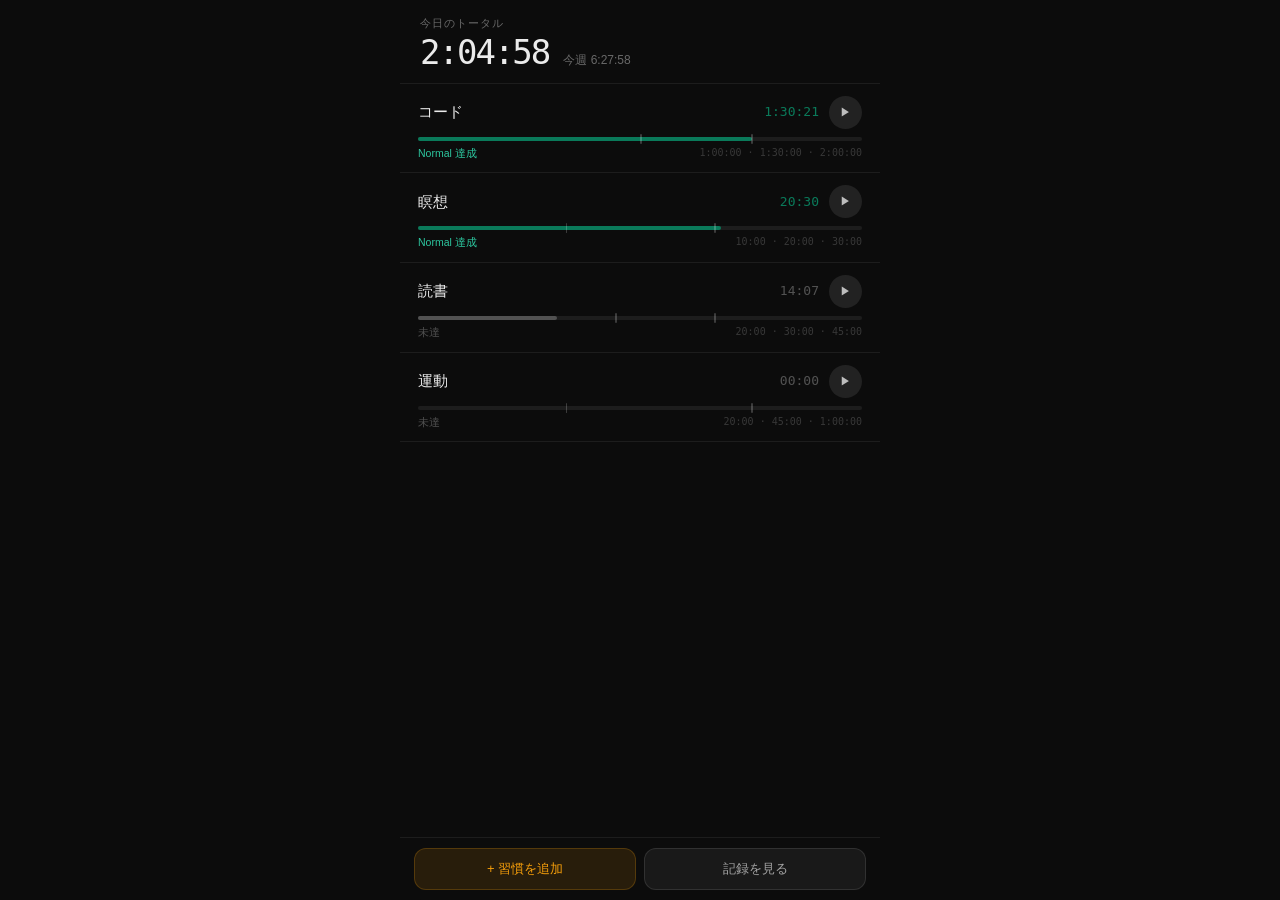
<file: public/demos/habits/index.html>
<!DOCTYPE html>
<html lang="ja">
<head>
<meta charset="UTF-8">
<meta name="viewport" content="width=device-width,initial-scale=1,viewport-fit=cover">
<meta name="theme-color" content="#0C0C0C">
<meta name="apple-mobile-web-app-capable" content="yes">
<meta name="apple-mobile-web-app-status-bar-style" content="black-translucent">
<meta name="apple-mobile-web-app-title" content="Habits">
<link rel="manifest" href="manifest.json">
<link rel="apple-touch-icon" href="icon-192.png">
<title>Habits</title>
<style>
*,*::before,*::after{box-sizing:border-box;margin:0;padding:0;-webkit-tap-highlight-color:transparent}

:root{
  --bg:#0C0C0C;
  --surface:#161616;
  --surface2:#1e1e1e;
  --border:rgba(255,255,255,0.07);
  --border2:rgba(255,255,255,0.12);
  --text:rgba(255,255,255,0.92);
  --muted:rgba(255,255,255,0.38);
  --dim:rgba(255,255,255,0.18);

  --c-gray:#525252;
  --c-min:#2573C8;
  --c-normal:#0A7A5A;
  --c-stretch:#d8d8d8;
  --c-active:#F59E0B;
  --c-active-text:#F5D190;
  --c-active-bg:rgba(245,158,11,0.07);

  --safe-t:env(safe-area-inset-top,0px);
  --safe-b:env(safe-area-inset-bottom,0px);
  --mono:ui-monospace,SFMono-Regular,Menlo,Consolas,monospace;
  --sans:-apple-system,'Helvetica Neue',sans-serif;
}

html,body{
  height:100%;background:var(--bg);color:var(--text);
  font-family:var(--sans);font-size:16px;line-height:1.4;
  overscroll-behavior:none;user-select:none;-webkit-user-select:none;
}

#app{
  display:flex;flex-direction:column;
  height:100%;max-width:480px;margin:0 auto;
}

/* ── Header ── */
.hdr{
  flex-shrink:0;
  padding:calc(var(--safe-t) + 16px) 20px 14px;
  border-bottom:0.5px solid var(--border);
}
.hdr-label{
  font-size:10.5px;color:var(--muted);
  letter-spacing:.1em;text-transform:uppercase;margin-bottom:4px;
}
.hdr-row{display:flex;align-items:baseline;gap:14px}
.hdr-today{
  font-family:var(--mono);font-size:34px;font-weight:500;
  letter-spacing:-2px;line-height:1;
}
.hdr-week{font-size:12px;color:var(--muted)}
.active-pill{
  display:none;align-items:center;gap:6px;
  margin-top:9px;font-size:11.5px;color:var(--c-active);
}
.active-pill.on{display:flex}
.pulse{
  width:5px;height:5px;border-radius:50%;
  background:var(--c-active);flex-shrink:0;
  animation:pulse 1.6s ease-in-out infinite;
}

/* ── List ── */
.list{flex:1;overflow-y:auto;-webkit-overflow-scrolling:touch}

.row{
  padding:12px 18px;
  border-bottom:0.5px solid var(--border);
  transition:background .22s;
  position:relative;
}
.row.active{background:var(--c-active-bg)}

.row-top{display:flex;align-items:center;gap:10px;margin-bottom:8px}
.row-name{
  flex:1;font-size:14.5px;font-weight:500;color:var(--text);
  white-space:nowrap;overflow:hidden;text-overflow:ellipsis;
}
.row.active .row-name{color:var(--c-active-text)}

.row-time{
  font-family:var(--mono);font-size:13px;
  min-width:52px;text-align:right;flex-shrink:0;
  transition:color .4s;
}

.btn-toggle{
  width:33px;height:33px;border-radius:50%;border:none;cursor:pointer;
  display:flex;align-items:center;justify-content:center;flex-shrink:0;
  background:rgba(255,255,255,0.09);color:rgba(255,255,255,0.7);
  font-size:11px;transition:transform .14s ease,background .18s;
}
.btn-toggle.on{background:var(--c-active);color:#1a1000}
.btn-toggle:active{transform:scale(.86)}

/* Bar */
.bar-track{
  position:relative;height:4px;
  background:rgba(255,255,255,0.07);border-radius:2px;overflow:visible;
}
.bar-fill{
  position:absolute;left:0;top:0;bottom:0;border-radius:2px;
  transition:width .9s cubic-bezier(.4,0,.2,1),background-color .45s;
}
.bar-mk{
  position:absolute;top:-3px;bottom:-3px;width:1.5px;
  background:rgba(255,255,255,0.2);border-radius:1px;
}
.bar-labels{display:flex;justify-content:space-between;margin-top:5px}
.bar-stage{font-size:10.5px;font-weight:500;transition:color .4s}
.bar-targets{font-family:var(--mono);font-size:10px;color:var(--dim)}

/* Empty */
.empty{
  padding:80px 24px;text-align:center;
  color:var(--muted);font-size:14px;line-height:2.2;
}

/* ── Bottom ── */
.btm{
  flex-shrink:0;
  padding:10px 14px calc(var(--safe-b) + 10px);
  border-top:0.5px solid var(--border);
  display:flex;gap:8px;
}
.btm-btn{
  flex:1;padding:11px 0;border-radius:12px;
  background:rgba(255,255,255,0.055);
  border:0.5px solid rgba(255,255,255,0.1);
  color:rgba(255,255,255,0.6);font-size:13px;
  font-family:var(--sans);cursor:pointer;
  transition:background .15s;
}
.btm-btn:active{background:rgba(255,255,255,0.1)}
.btm-btn.accent{
  background:rgba(245,158,11,0.12);
  border-color:rgba(245,158,11,0.22);
  color:var(--c-active);
}

/* ── Sheet ── */
.overlay{
  position:fixed;inset:0;background:rgba(0,0,0,0.58);
  z-index:100;opacity:0;pointer-events:none;transition:opacity .28s;
}
.overlay.on{opacity:1;pointer-events:all}

.sheet{
  position:fixed;bottom:0;left:0;right:0;
  max-width:480px;margin:0 auto;
  background:#1c1c1c;border-radius:22px 22px 0 0;
  border-top:0.5px solid var(--border2);
  padding:18px 20px calc(var(--safe-b) + 22px);
  transform:translateY(100%);z-index:101;
  transition:transform .32s cubic-bezier(.32,.72,0,1);
}
.sheet.on{transform:translateY(0)}

.sh-handle{
  width:38px;height:4px;border-radius:2px;
  background:rgba(255,255,255,0.14);margin:0 auto 18px;
}
.sh-title{font-size:16px;font-weight:500;margin-bottom:18px}

.sh-label{
  font-size:10.5px;color:var(--muted);
  letter-spacing:.07em;text-transform:uppercase;margin-bottom:6px;
}
.sh-input{
  width:100%;padding:11px 14px;
  background:rgba(255,255,255,0.06);
  border:0.5px solid rgba(255,255,255,0.12);
  border-radius:10px;color:var(--text);
  font-size:15px;font-family:var(--sans);
  outline:none;-webkit-appearance:none;
  transition:border-color .18s;
}
.sh-input:focus{border-color:rgba(245,158,11,.4)}
.sh-grid{display:grid;grid-template-columns:1fr 1fr 1fr;gap:8px;margin-bottom:20px}
.sh-sub{font-size:10px;margin-bottom:5px;font-weight:500}

.sh-save{
  width:100%;padding:13px;border-radius:12px;
  background:var(--c-active);border:none;
  color:#1a0f00;font-size:15px;font-weight:600;
  font-family:var(--sans);cursor:pointer;transition:opacity .15s;
}
.sh-save:active{opacity:.82}

/* ── Toast ── */
.toast{
  position:fixed;bottom:calc(var(--safe-b) + 90px);
  left:50%;transform:translateX(-50%) translateY(14px);
  background:rgba(28,28,28,.97);border:0.5px solid rgba(255,255,255,.13);
  color:var(--text);font-size:13px;padding:9px 18px;
  border-radius:20px;pointer-events:none;opacity:0;z-index:200;
  white-space:nowrap;transition:opacity .2s,transform .2s;
}
.toast.on{opacity:1;transform:translateX(-50%) translateY(0)}

/* ── Animations ── */
@keyframes pulse{0%,100%{opacity:1}50%{opacity:.2}}
@keyframes row-in{from{opacity:0;transform:translateX(-6px)}to{opacity:1;transform:none}}
.row{animation:row-in .22s ease both}

/* ── History & detail ── */
.history-view{
  position:fixed;inset:0;z-index:300;max-width:480px;margin:0 auto;
  display:flex;flex-direction:column;background:var(--bg);
  transform:translateX(104%);visibility:hidden;
  transition:transform .3s cubic-bezier(.32,.72,0,1),visibility .3s;
}
.history-view.on{transform:translateX(0);visibility:visible}
.history-head{
  display:flex;align-items:center;justify-content:space-between;
  padding:calc(var(--safe-t) + 14px) 18px 14px;border-bottom:.5px solid var(--border);
}
.history-title{font-size:17px;font-weight:600;letter-spacing:-.2px}
.icon-btn{
  width:36px;height:36px;border:0;border-radius:10px;background:var(--surface2);
  color:var(--text);font-size:20px;cursor:pointer;
}
.history-content{flex:1;overflow-y:auto;padding:20px 18px calc(var(--safe-b) + 24px)}
.history-kicker{font-size:10.5px;color:var(--muted);letter-spacing:.09em;text-transform:uppercase}
.history-total{font-family:var(--mono);font-size:37px;letter-spacing:-2px;margin:4px 0 5px}
.history-copy{font-size:12px;color:var(--muted);line-height:1.6}
.history-section{margin-top:28px}
.history-section-title{font-size:12px;color:var(--muted);letter-spacing:.04em;margin-bottom:10px}
.day-strip{display:flex;gap:8px;overflow-x:auto;padding-bottom:4px;scrollbar-width:none}
.day-chip{
  min-width:74px;padding:9px 8px;border-radius:11px;border:.5px solid var(--border2);
  background:var(--surface);color:var(--muted);font-family:var(--sans);cursor:pointer;text-align:left;
}
.day-chip.on{background:rgba(245,158,11,.12);border-color:rgba(245,158,11,.32);color:var(--c-active-text)}
.day-chip-main{display:block;font-size:12px;font-weight:600}.day-chip-sub{display:block;font:10px var(--mono);margin-top:3px;color:var(--dim)}
.detail-card{background:var(--surface);border:.5px solid var(--border);border-radius:15px;overflow:hidden}
.detail-row{padding:13px 14px;border-bottom:.5px solid var(--border)}
.detail-row:last-child{border-bottom:0}
.detail-top{display:flex;align-items:baseline;gap:12px}.detail-name{flex:1;font-size:14px;font-weight:500}.detail-time{font:13px var(--mono);color:var(--c-active)}
.detail-meta{display:flex;justify-content:space-between;margin-top:7px;font-size:10.5px;color:var(--muted)}
.detail-progress{height:3px;border-radius:2px;background:rgba(255,255,255,.07);margin-top:9px;overflow:hidden}.detail-progress span{display:block;height:100%;border-radius:inherit;background:var(--c-active)}
.detail-empty{padding:22px 16px;color:var(--muted);font-size:12px;line-height:1.6}
</style>
</head>
<body>

<div id="app">
  <!-- Header -->
  <div class="hdr">
    <div class="hdr-label">今日のトータル</div>
    <div class="hdr-row">
      <span class="hdr-today" id="js-today">00:00</span>
      <span class="hdr-week"  id="js-week">今週 --</span>
    </div>
    <div class="active-pill" id="js-pill">
      <span class="pulse"></span>
      <span id="js-pill-name"></span>実行中
    </div>
  </div>

  <!-- Habit list -->
  <div class="list" id="js-list"></div>

  <!-- Bottom nav -->
  <div class="btm">
    <button class="btm-btn accent" onclick="openSheet()">+ 習慣を追加</button>
    <button class="btm-btn"        onclick="openDetail()">記録を見る</button>
  </div>
</div>

<!-- History and habit detail -->
<section class="history-view" id="js-history" aria-hidden="true" aria-label="習慣の記録">
  <header class="history-head">
    <button class="icon-btn" type="button" onclick="closeDetail()" aria-label="閉じる">‹</button>
    <div class="history-title">記録と詳細</div>
    <span style="width:36px" aria-hidden="true"></span>
  </header>
  <div class="history-content">
    <div class="history-kicker">Current progress</div>
    <div class="history-total" id="js-history-total">00:00</div>
    <p class="history-copy">現在の合計はこの端末にだけ保存されています。日別の記録は、タイマーを停止した時点から追加されます。</p>
    <section class="history-section">
      <h2 class="history-section-title">日別の記録</h2>
      <div class="day-strip" id="js-history-days"></div>
    </section>
    <section class="history-section">
      <h2 class="history-section-title" id="js-history-day-title">保存済みのセッション</h2>
      <div class="detail-card" id="js-history-sessions"></div>
    </section>
    <section class="history-section">
      <h2 class="history-section-title">現在の習慣</h2>
      <div class="detail-card" id="js-history-current"></div>
    </section>
  </div>
</section>

<!-- Add sheet -->
<div class="overlay" id="js-overlay" onclick="closeSheet()"></div>
<div class="sheet" id="js-sheet">
  <div class="sh-handle"></div>
  <div class="sh-title">習慣を追加</div>

  <div style="margin-bottom:14px">
    <div class="sh-label">習慣名</div>
    <input class="sh-input" id="sh-name" type="text" placeholder="例: 読書" maxlength="20" autocomplete="off">
  </div>

  <div class="sh-label" style="margin-bottom:8px">目標時間（分）</div>
  <div class="sh-grid">
    <div>
      <div class="sh-sub" style="color:rgba(37,115,200,.85)">Minimum</div>
      <input class="sh-input" id="sh-min"     type="number" placeholder="20" min="1" max="480">
    </div>
    <div>
      <div class="sh-sub" style="color:rgba(10,122,90,.85)">Normal</div>
      <input class="sh-input" id="sh-normal"  type="number" placeholder="30" min="1" max="480">
    </div>
    <div>
      <div class="sh-sub" style="color:rgba(210,210,210,.75)">Stretch</div>
      <input class="sh-input" id="sh-stretch" type="number" placeholder="45" min="1" max="480">
    </div>
  </div>

  <button class="sh-save" onclick="saveHabit()">追加する</button>
</div>

<!-- Toast -->
<div class="toast" id="js-toast"></div>

<script src="./history-model.js"></script>
<script>
// ═══════════════════════════════════════════════════════════════════
// State
// ═══════════════════════════════════════════════════════════════════
let habits = [];
let session = null;  // { habitId, startedAt }
let tickId  = null;

const K_HABITS  = 'hb2_habits';
const K_SESSION = 'hb2_session';
const K_HISTORY = 'hb2_history';
let historyLedger = {};
let historyDay = '';

// Committed elapsed + live contribution if active
function liveElapsed(h) {
  if (session?.habitId === h.id)
    return h.elapsed + Math.floor((Date.now() - session.startedAt) / 1000);
  return h.elapsed;
}

function getStage(e, h) {
  return e >= h.stretch ? 3 : e >= h.normal ? 2 : e >= h.min ? 1 : 0;
}

const STAGE_COL  = ['#525252','#2573C8','#0A7A5A','#d0d0d0'];
const STAGE_LCOL = ['rgba(255,255,255,.28)','#5AABFF','#2DC8A0','rgba(255,255,255,.78)'];
const STAGE_LBL  = ['未達','Min 達成','Normal 達成','Stretch 達成！'];

function barColor(stage, isActive) { return isActive ? '#F59E0B' : STAGE_COL[stage]; }

function uid() { return Date.now().toString(36) + Math.random().toString(36).slice(2,6); }

function pad(n) { return String(n).padStart(2,'0'); }
function fmt(s) {
  s = Math.max(0, Math.floor(s));
  const h = Math.floor(s/3600), m = Math.floor((s%3600)/60), sc = s%60;
  return h > 0 ? `${h}:${pad(m)}:${pad(sc)}` : `${pad(m)}:${pad(sc)}`;
}

function esc(s) {
  return s.replace(/&/g,'&amp;').replace(/</g,'&lt;').replace(/>/g,'&gt;').replace(/"/g,'&quot;');
}

// ═══════════════════════════════════════════════════════════════════
// Persistence
// ═══════════════════════════════════════════════════════════════════
function load() {
  try { habits = JSON.parse(localStorage.getItem(K_HABITS)) || []; } catch { habits = []; }
  try { session = JSON.parse(localStorage.getItem(K_SESSION)); } catch { session = null; }
  try { historyLedger = JSON.parse(localStorage.getItem(K_HISTORY)) || {}; } catch { historyLedger = {}; }
  if (!historyLedger || typeof historyLedger !== 'object' || Array.isArray(historyLedger)) historyLedger = {};

  // Validate session
  if (session && !habits.find(h => h.id === session.habitId)) session = null;

  // Seed with sample data on first run
  if (!habits.length) {
    habits = [
      { id:uid(), name:'読書',   min:1200, normal:1800, stretch:2700, elapsed:847  },
      { id:uid(), name:'瞑想',   min:600,  normal:1200, stretch:1800, elapsed:1230 },
      { id:uid(), name:'運動',   min:1200, normal:2700, stretch:3600, elapsed:0    },
      { id:uid(), name:'コード', min:3600, normal:5400, stretch:7200, elapsed:5421 },
    ];
  }
}

function persist() {
  localStorage.setItem(K_HABITS, JSON.stringify(habits));
  localStorage.setItem(K_HISTORY, JSON.stringify(historyLedger));
  if (session) localStorage.setItem(K_SESSION, JSON.stringify(session));
  else         localStorage.removeItem(K_SESSION);
}

// ═══════════════════════════════════════════════════════════════════
// Timer
// ═══════════════════════════════════════════════════════════════════
function startTimer(id) {
  if (session) commitSession(); // stop previous if any
  session = { habitId: id, startedAt: Date.now() };
  tickId = setInterval(() => { renderHdr(); renderActiveRow(); }, 1000);
  wakeLock(true);
  vibrate(12);
  persist();
  render();
}

function stopTimer() {
  commitSession();
  clearInterval(tickId); tickId = null;
  session = null;
  wakeLock(false);
  vibrate([8,50,8]);
  persist();
  render();
}

function commitSession() {
  if (!session) return;
  const endedAt = Date.now();
  const elapsed = Math.max(0, Math.floor((endedAt - session.startedAt) / 1000));
  habits = habits.map(h =>
    h.id === session.habitId ? { ...h, elapsed: h.elapsed + elapsed } : h
  );
  historyLedger = HabitsHistory.recordSession(
    historyLedger, session.startedAt, endedAt, session.habitId
  );
}

function toggleHabit(id) {
  if (session?.habitId === id) stopTimer();
  else startTimer(id);
}

// ═══════════════════════════════════════════════════════════════════
// Wake Lock + Vibration
// ═══════════════════════════════════════════════════════════════════
let wl = null;
async function wakeLock(on) {
  try {
    if (on)  { wl = await navigator.wakeLock?.request('screen'); }
    else     { await wl?.release(); wl = null; }
  } catch {}
}
function vibrate(p) { try { navigator.vibrate?.(p); } catch {} }

// ═══════════════════════════════════════════════════════════════════
// Render
// ═══════════════════════════════════════════════════════════════════
function sortedHabits() {
  const aid = session?.habitId;
  return [...habits].sort((a,b) => {
    if (a.id === aid) return -1;
    if (b.id === aid) return 1;
    return liveElapsed(b) - liveElapsed(a);
  });
}

function renderHdr() {
  const total = habits.reduce((s,h) => s + liveElapsed(h), 0);
  document.getElementById('js-today').textContent = fmt(total);
  document.getElementById('js-week').textContent  = '今週 ' + fmt(total + 4*3600 + 23*60);

  const pill = document.getElementById('js-pill');
  if (session) {
    const h = habits.find(h => h.id === session.habitId);
    document.getElementById('js-pill-name').textContent = h ? h.name + '　' : '';
    pill.classList.add('on');
  } else {
    pill.classList.remove('on');
  }
}

function renderActiveRow() {
  if (!session) return;
  const el = document.querySelector(`[data-id="${session.habitId}"]`);
  if (!el) return;
  const h = habits.find(h => h.id === session.habitId);
  if (!h) return;
  const e = liveElapsed(h);
  const stage = getStage(e, h);
  const col = barColor(stage, true);
  const pct = (Math.min(e / h.stretch, 1) * 100).toFixed(2);
  el.querySelector('.row-time').textContent = fmt(e);
  el.querySelector('.row-time').style.color = col;
  el.querySelector('.bar-fill').style.width = pct + '%';
  el.querySelector('.bar-fill').style.backgroundColor = col;
  el.querySelector('.bar-stage').textContent = STAGE_LBL[stage];
  el.querySelector('.bar-stage').style.color = STAGE_LCOL[stage];
}

function renderList() {
  const list = document.getElementById('js-list');
  const rows = sortedHabits();

  if (!rows.length) {
    list.innerHTML = `<div class="empty">習慣がまだありません<br>「+ 習慣を追加」から始めましょう</div>`;
    return;
  }

  list.innerHTML = rows.map((h, i) => {
    const isActive = session?.habitId === h.id;
    const e = liveElapsed(h);
    const stage = getStage(e, h);
    const col = barColor(stage, isActive);
    const pct    = (Math.min(e / h.stretch, 1) * 100).toFixed(2);
    const minPct = (h.min    / h.stretch * 100).toFixed(2);
    const norPct = (h.normal / h.stretch * 100).toFixed(2);

    return `
<div class="row${isActive ? ' active' : ''}" data-id="${h.id}"
     style="animation-delay:${i * 0.04}s"
     ontouchstart="startLongPress('${h.id}')"
     ontouchend="clearLongPress()" ontouchmove="clearLongPress()">
  <div class="row-top">
    <span class="row-name">${esc(h.name)}</span>
    <span class="row-time" style="color:${col}">${fmt(e)}</span>
    <button class="btn-toggle${isActive ? ' on' : ''}"
            onclick="toggleHabit('${h.id}')"
            ontouchstart="event.stopPropagation()"
            aria-label="${isActive ? '停止' : '開始'}">
      ${isActive ? '&#9632;' : '&#9654;'}
    </button>
  </div>
  <div class="bar-track">
    <div class="bar-fill" style="width:${pct}%;background-color:${col}"></div>
    <div class="bar-mk"   style="left:${minPct}%"></div>
    <div class="bar-mk"   style="left:${norPct}%"></div>
  </div>
  <div class="bar-labels">
    <span class="bar-stage" style="color:${STAGE_LCOL[stage]}">${STAGE_LBL[stage]}</span>
    <span class="bar-targets">${fmt(h.min)} &middot; ${fmt(h.normal)} &middot; ${fmt(h.stretch)}</span>
  </div>
</div>`;
  }).join('');
}

function render() { renderHdr(); renderList(); }

// ═══════════════════════════════════════════════════════════════════
// Long press → delete
// ═══════════════════════════════════════════════════════════════════
let longTimer = null;
function startLongPress(id) {
  longTimer = setTimeout(() => {
    vibrate(30);
    const h = habits.find(h => h.id === id);
    if (h && confirm(`「${h.name}」を削除しますか？`)) {
      if (session?.habitId === id) stopTimer();
      habits = habits.filter(h => h.id !== id);
      persist(); render();
      toast('削除しました');
    }
  }, 600);
}
function clearLongPress() { clearTimeout(longTimer); longTimer = null; }

// ═══════════════════════════════════════════════════════════════════
// Add sheet
// ═══════════════════════════════════════════════════════════════════
function openSheet() {
  document.getElementById('js-overlay').classList.add('on');
  document.getElementById('js-sheet').classList.add('on');
  setTimeout(() => document.getElementById('sh-name').focus(), 340);
}
function closeSheet() {
  document.getElementById('js-overlay').classList.remove('on');
  document.getElementById('js-sheet').classList.remove('on');
}
function saveHabit() {
  const name = document.getElementById('sh-name').value.trim();
  const minM  = parseInt(document.getElementById('sh-min').value)    || 0;
  const norM  = parseInt(document.getElementById('sh-normal').value) || 0;
  const strM  = parseInt(document.getElementById('sh-stretch').value)|| 0;

  if (!name)              { toast('習慣名を入力してください'); return; }
  if (!minM || !norM || !strM) { toast('3つの目標時間を入力してください'); return; }
  if (!(minM < norM && norM < strM)) { toast('Min < Normal < Stretch にしてください'); return; }

  habits.push({ id:uid(), name, min:minM*60, normal:norM*60, stretch:strM*60, elapsed:0 });
  persist(); render(); closeSheet();

  ['sh-name','sh-min','sh-normal','sh-stretch'].forEach(id => {
    document.getElementById(id).value = '';
  });
  toast(`「${name}」を追加しました`);
}

// ═══════════════════════════════════════════════════════════════════
// Local history and detail
// ═══════════════════════════════════════════════════════════════════
function dayKey(date) {
  return `${date.getFullYear()}-${pad(date.getMonth() + 1)}-${pad(date.getDate())}`;
}

function dateLabel(key) {
  const [year, month, day] = key.split('-').map(Number);
  return new Intl.DateTimeFormat('ja-JP', { month:'short', day:'numeric', weekday:'short' })
    .format(new Date(year, month - 1, day));
}

function historyRows(rows, emptyCopy) {
  if (!rows.length) return `<div class="detail-empty">${emptyCopy}</div>`;
  return rows.map(row => {
    const stage = getStage(row.elapsed, row);
    const pct = Math.min(row.elapsed / row.stretch, 1) * 100;
    return `<div class="detail-row">
      <div class="detail-top"><span class="detail-name">${esc(row.name)}</span><span class="detail-time">${fmt(row.elapsed)}</span></div>
      <div class="detail-meta"><span>${STAGE_LBL[stage]}</span><span>${fmt(row.min)} · ${fmt(row.normal)} · ${fmt(row.stretch)}</span></div>
      <div class="detail-progress"><span style="width:${pct.toFixed(2)}%"></span></div>
    </div>`;
  }).join('');
}

function historyDays() {
  return [...new Set([...Object.keys(historyLedger), dayKey(new Date())])].sort().reverse();
}

function selectHistoryDay(key) {
  historyDay = key;
  renderHistory();
}

function renderHistory() {
  const today = dayKey(new Date());
  const days = historyDays();
  if (!historyDay || !days.includes(historyDay)) historyDay = today;

  const currentRows = sortedHabits().map(h => ({ ...h, elapsed:liveElapsed(h) })).filter(h => h.elapsed > 0);
  const savedRows = HabitsHistory.detailRows(historyLedger, historyDay, habits);
  const savedTotal = savedRows.reduce((total, row) => total + row.elapsed, 0);

  document.getElementById('js-history-total').textContent = fmt(habits.reduce((total, h) => total + liveElapsed(h), 0));
  document.getElementById('js-history-days').innerHTML = days.map(key => {
    const dayTotal = HabitsHistory.detailRows(historyLedger, key, habits).reduce((total, row) => total + row.elapsed, 0);
    return `<button class="day-chip${key === historyDay ? ' on' : ''}" type="button" onclick="selectHistoryDay('${key}')" aria-pressed="${key === historyDay}">
      <span class="day-chip-main">${dateLabel(key)}</span><span class="day-chip-sub">${dayTotal ? fmt(dayTotal) : '—'}</span>
    </button>`;
  }).join('');
  document.getElementById('js-history-day-title').textContent = `${dateLabel(historyDay)} の保存済みセッション ${savedTotal ? '· ' + fmt(savedTotal) : ''}`;
  document.getElementById('js-history-sessions').innerHTML = historyRows(
    savedRows,
    historyDay === today
      ? 'まだ停止済みのセッションはありません。タイマーを停止すると、この日に保存されます。'
      : 'この日に端末へ保存されたセッションはありません。'
  );
  document.getElementById('js-history-current').innerHTML = historyRows(
    currentRows,
    '現在の習慣データはありません。'
  );
}

function openDetail() {
  historyDay = dayKey(new Date());
  renderHistory();
  const view = document.getElementById('js-history');
  view.classList.add('on');
  view.setAttribute('aria-hidden', 'false');
  document.body.style.overflow = 'hidden';
  view.querySelector('button').focus();
}

function closeDetail() {
  const view = document.getElementById('js-history');
  view.classList.remove('on');
  view.setAttribute('aria-hidden', 'true');
  document.body.style.overflow = '';
}

// ═══════════════════════════════════════════════════════════════════
// Toast
// ═══════════════════════════════════════════════════════════════════
let toastTimer = null;
function toast(msg) {
  const el = document.getElementById('js-toast');
  el.textContent = msg;
  el.classList.add('on');
  clearTimeout(toastTimer);
  toastTimer = setTimeout(() => el.classList.remove('on'), 2400);
}

// ═══════════════════════════════════════════════════════════════════
// Visibility change — sync timer when returning to app
// ═══════════════════════════════════════════════════════════════════
document.addEventListener('visibilitychange', () => {
  if (!document.hidden && session) {
    // re-acquire wake lock (may have been released by OS)
    wakeLock(true);
    renderHdr();
    renderActiveRow();
  }
});

document.addEventListener('keydown', event => {
  if (event.key === 'Escape' && document.getElementById('js-history').classList.contains('on')) {
    closeDetail();
  }
});

// Page hide (iOS: triggers before backgrounding)
window.addEventListener('pagehide', () => persist());

// ═══════════════════════════════════════════════════════════════════
// Service Worker
// ═══════════════════════════════════════════════════════════════════
if ('serviceWorker' in navigator) {
  window.addEventListener('load', () => {
    navigator.serviceWorker.register('./sw.js')
      .then(() => console.log('[SW] registered'))
      .catch(e  => console.warn('[SW]', e));
  });
}

// ═══════════════════════════════════════════════════════════════════
// Boot
// ═══════════════════════════════════════════════════════════════════
load();
render();

// Resume tick if session was active
if (session) {
  tickId = setInterval(() => { renderHdr(); renderActiveRow(); }, 1000);
  wakeLock(true);
}
</script>
</body>
</html>
</file>
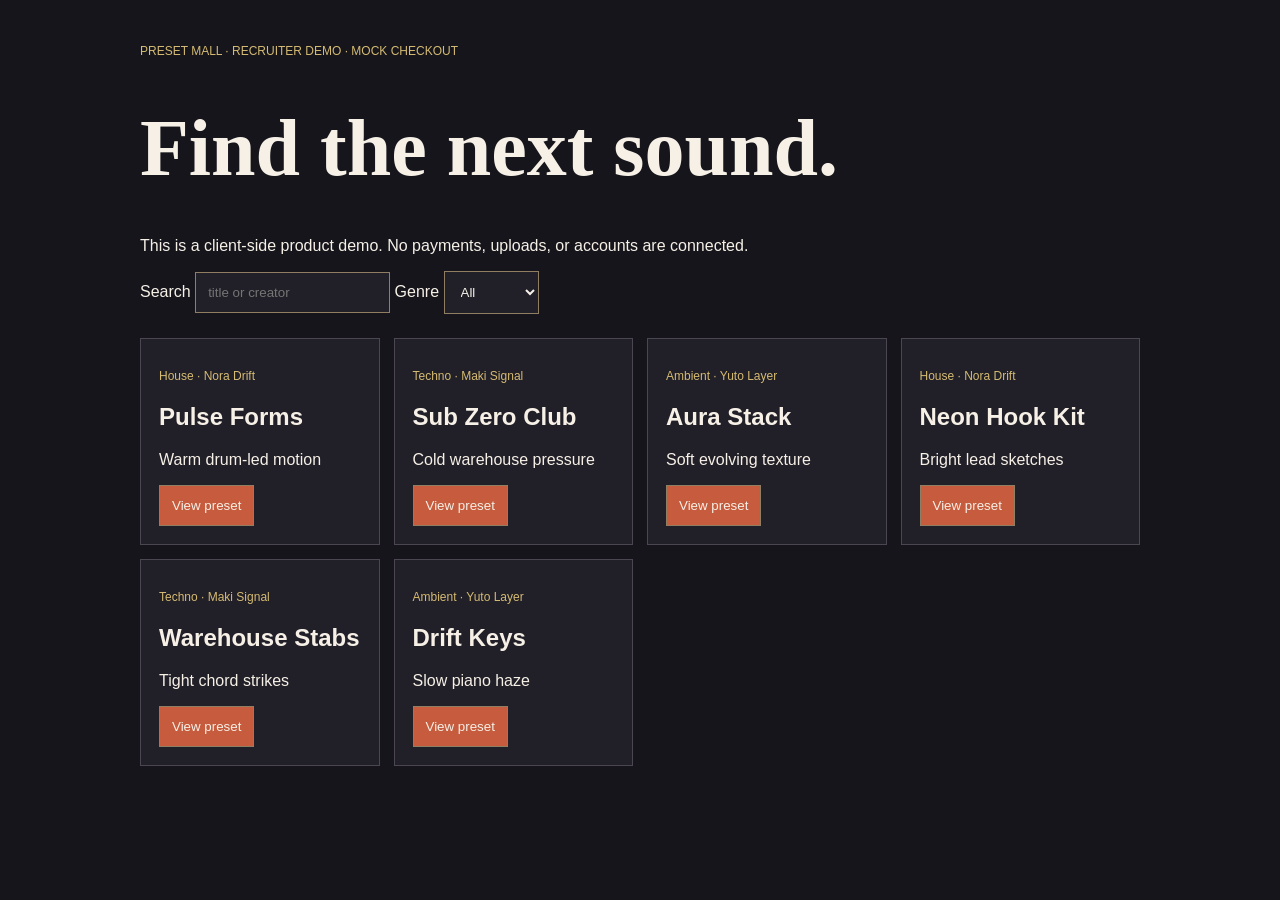
<file: public/demos/presets/index.html>
<!doctype html><html lang="en"><head><meta charset="utf-8"><meta name="viewport" content="width=device-width,initial-scale=1"><title>Preset Mall — Demo</title><style>body{margin:0;background:#15151b;color:#f6f0e7;font:16px Arial,sans-serif}main{max-width:1000px;margin:auto;padding:32px}h1{font:700 clamp(2rem,7vw,5rem)/.9 Georgia,serif}input,select,button{padding:12px;border:1px solid #8f7e62;background:#211f27;color:inherit}button{cursor:pointer;background:#c65b3d}.grid{display:grid;grid-template-columns:repeat(auto-fit,minmax(210px,1fr));gap:14px;margin-top:24px}.card{padding:18px;border:1px solid #4c4552;background:#211f27}.tag{color:#d5bb73;font-size:12px}.hidden{display:none}dialog{max-width:520px;background:#f6f0e7;color:#15151b;border:0;padding:28px}dialog button{color:#fff}@media(max-width:400px){main{padding:18px}}</style></head><body><main><p class="tag">PRESET MALL · RECRUITER DEMO · MOCK CHECKOUT</p><h1>Find the next sound.</h1><p>This is a client-side product demo. No payments, uploads, or accounts are connected.</p><label>Search <input id="q" placeholder="title or creator"></label> <label>Genre <select id="g"><option value="">All</option><option>House</option><option>Ambient</option><option>Techno</option></select></label><section id="grid" class="grid"></section></main><dialog id="detail"><button onclick="detail.close()">Close</button><div id="body"></div></dialog><script>const items=[['Pulse Forms','Nora Drift','House','Warm drum-led motion'],['Sub Zero Club','Maki Signal','Techno','Cold warehouse pressure'],['Aura Stack','Yuto Layer','Ambient','Soft evolving texture'],['Neon Hook Kit','Nora Drift','House','Bright lead sketches'],['Warehouse Stabs','Maki Signal','Techno','Tight chord strikes'],['Drift Keys','Yuto Layer','Ambient','Slow piano haze']];const grid=document.querySelector('#grid'),q=document.querySelector('#q'),g=document.querySelector('#g'),detail=document.querySelector('#detail'),body=document.querySelector('#body');function draw(){grid.innerHTML='';items.filter(x=>(!g.value||x[2]==g.value)&&x.join(' ').toLowerCase().includes(q.value.toLowerCase())).forEach(x=>{let e=document.createElement('article');e.className='card';e.innerHTML=`<p class="tag">${x[2]} · ${x[1]}</p><h2>${x[0]}</h2><p>${x[3]}</p><button>View preset</button>`;e.querySelector('button').onclick=()=>{body.innerHTML=`<p class="tag">${x[2]} · ${x[1]}</p><h2>${x[0]}</h2><p>${x[3]}</p><p>Preview and checkout are intentionally simulated for this demo.</p><button onclick="this.textContent='Mock purchase recorded'">Mock purchase</button>`;detail.showModal()};grid.append(e)})}q.oninput=g.onchange=draw;draw()</script></body></html>
</file>
